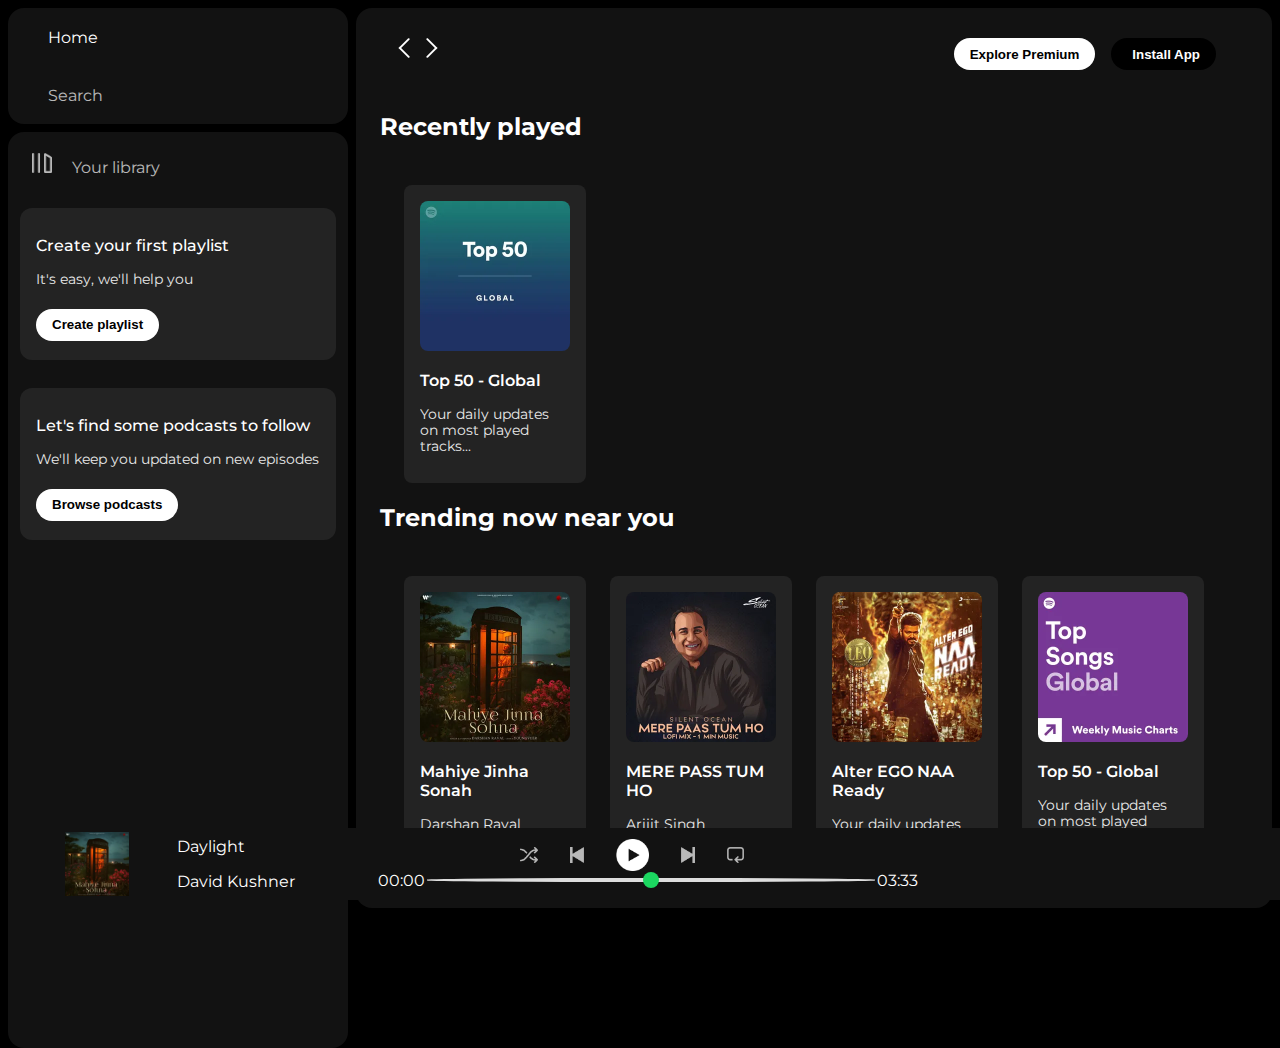
<file: index.html>
<!DOCTYPE html>
<html lang="en">
  <head>
    <meta charset="UTF-8" />
    <meta http-equiv="X-UA-Compatible" content="IE=edge" />
    <meta name="viewport" content="width=device-width, initial-scale=1.0" />
    <link rel="stylesheet" href="style.css" />
    <link
      rel="stylesheet"
      href="https://cdnjs.cloudflare.com/ajax/libs/font-awesome/6.5.1/css/all.min.css"
      integrity="sha512-DTOQO9RWCH3ppGqcWaEA1BIZOC6xxalwEsw9c2QQeAIftl+Vegovlnee1c9QX4TctnWMn13TZye+giMm8e2LwA=="
      crossorigin="anonymous"
      referrerpolicy="no-referrer"
    />
    <link rel="icon" href="logo.webp" />
    <title>Spotify - Web Player: Music for everyone</title>
    <link rel="preconnect" href="https://fonts.googleapis.com" />
    <link rel="preconnect" href="https://fonts.gstatic.com" crossorigin />
    <link
      href="https://fonts.googleapis.com/css2?family=Montserrat:wght@300;400;500;600;700&family=Poppins&display=swap"
      rel="stylesheet"
    />
  </head>
  <body>
    <div class="main">
      <div class="sidebar">
        <div class="nav">
          <div class="nav-option" style="opacity: 1">
            <i class="fa-solid fa-house"></i>
            <a href="#">Home</a>
          </div>
          <div class="nav-option">
            <i class="fa-solid fa-magnifying-glass"></i>
            <a href="#">Search</a>
          </div>
        </div>

        <div class="library">
          <div class="options">
            <div class="lib-options nav-option">
              <img src="library_icon.webp" />
              <a href="#">Your library</a>
            </div>
            <div class="icons">
              <i class="fa-solid fa-plus"></i>
              <i class="fa-solid fa-arrow-right"></i>
            </div>
          </div>
          <div class="lib-box">
            <div class="box">
              <p class="box-p1">Create your first playlist</p>
              <p class="box-p2">It's easy, we'll help you</p>
              <button class="badge">Create playlist</button>
            </div>

            <div class="box">
              <p class="box-p1">Let's find some podcasts to follow</p>
              <p class="box-p2">We'll keep you updated on new episodes</p>
              <button class="badge">Browse podcasts</button>
            </div>
          </div>
        </div>
      </div>
      <div class="main-content">
        <div class="sticky-nav">
          <div class="sticky-nav-icons">
            <img src="backward_icon.webp" />
            <img src="forward_icon.webp " class="hide" />
          </div>
          <div class="sticky-nav-options">
            <button class="badge nav-item hide">Explore Premium</button>
            <button class="badge nav-item dark-badge">
              <i
                class="fa-regular fa-circle-down"
                style="margin-right: 5px"
              ></i>
              Install App
            </button>
            <i class="fa-regular fa-user nav-item"></i>
          </div>
        </div>

        <h2>Recently played</h2>
        <div class="cards-container">
          <div class="card">
            <img src="card1img.webp" class="card-img" />
            <p class="card-title">Top 50 - Global</p>
            <p class="card-info">Your daily updates on most played tracks...</p>
          </div>
        </div>

        <h2>Trending now near you</h2>
        <div class="cards-container">
          <div class="card">
            <img src="card2img.webp" class="card-img" />
            <p class="card-title">Mahiye Jinha Sonah</p>
            <p class="card-info">Darshan Raval</p>
          </div>
          <div class="card">
            <img src="card3img.webp" class="card-img" />
            <p class="card-title">MERE PASS TUM HO</p>
            <p class="card-info">Arijit Singh</p>
          </div>
          <div class="card">
            <img src="card4img.webp" class="card-img" />
            <p class="card-title">Alter EGO NAA Ready</p>
            <p class="card-info">Your daily updates on most played tracks...</p>
          </div>
          <div class="card">
            <img src="card5img.webp" class="card-img" />
            <p class="card-title">Top 50 - Global</p>
            <p class="card-info">Your daily updates on most played tracks...</p>
          </div>
          <div class="card">
            <img src="card6img.webp" class="card-img" />
            <p class="card-title">Tops Song - India</p>
            <p class="card-info">Your daily updates on most played tracks...</p>
          </div>
        </div>

        <h2>Featured Charts</h2>
        <div class="cards-container">
          <div class="card">
            <img src="card5img.webp" class="card-img" />
            <p class="card-title">Top Songs - Global</p>
            <p class="card-info">Your daily updates on most played tracks...</p>
          </div>
          <div class="card">
            <img src="card6img.webp" class="card-img" />
            <p class="card-title">Tops Song - India</p>
            <p class="card-info">Your daily updates on most played tracks...</p>
          </div>
          <div class="card">
            <img src="card1img.webp" class="card-img" />
            <p class="card-title">Top 50 - Global</p>
            <p class="card-info">Your daily updates on most played tracks...</p>
          </div>
        </div>
        <div class="footer">
          <div class="line"></div>
        </div>
      </div>

      <div class="music-player">
        <div class="album">
          <img src="card2img.webp" class="music-album" />
          <div>
            <p class="alb-name">Daylight</p>

            <p class="artist-name">David Kushner</p>
            <i class="fa-regular fa-heart"></i>
          </div>
        </div>

        <div class="player">
          <div class="player-controls">
            <img src="player_icon1.webp" class="player-control-icon" />
            <img src="player_icon2.webp" class="player-control-icon" />
            <img
              src="player_icon3.webp"
              class="player-control-icon"
              style="opacity: 1; height: 2rem"
            />
            <img src="player_icon4.webp" class="player-control-icon" />
            <img src="player_icon5.webp" class="player-control-icon" />
          </div>
          <div class="playback-bar">
            <span class="curret-time">00:00</span>
            <input
              type="range"
              min="0"
              max="100"
              class="progress-bar"
              step="1"
            />
            <span class="total-time">03:33</span>
          </div>
        </div>
        <div class="controls"></div>
      </div>
    </div>
  </body>
</html>
</file>
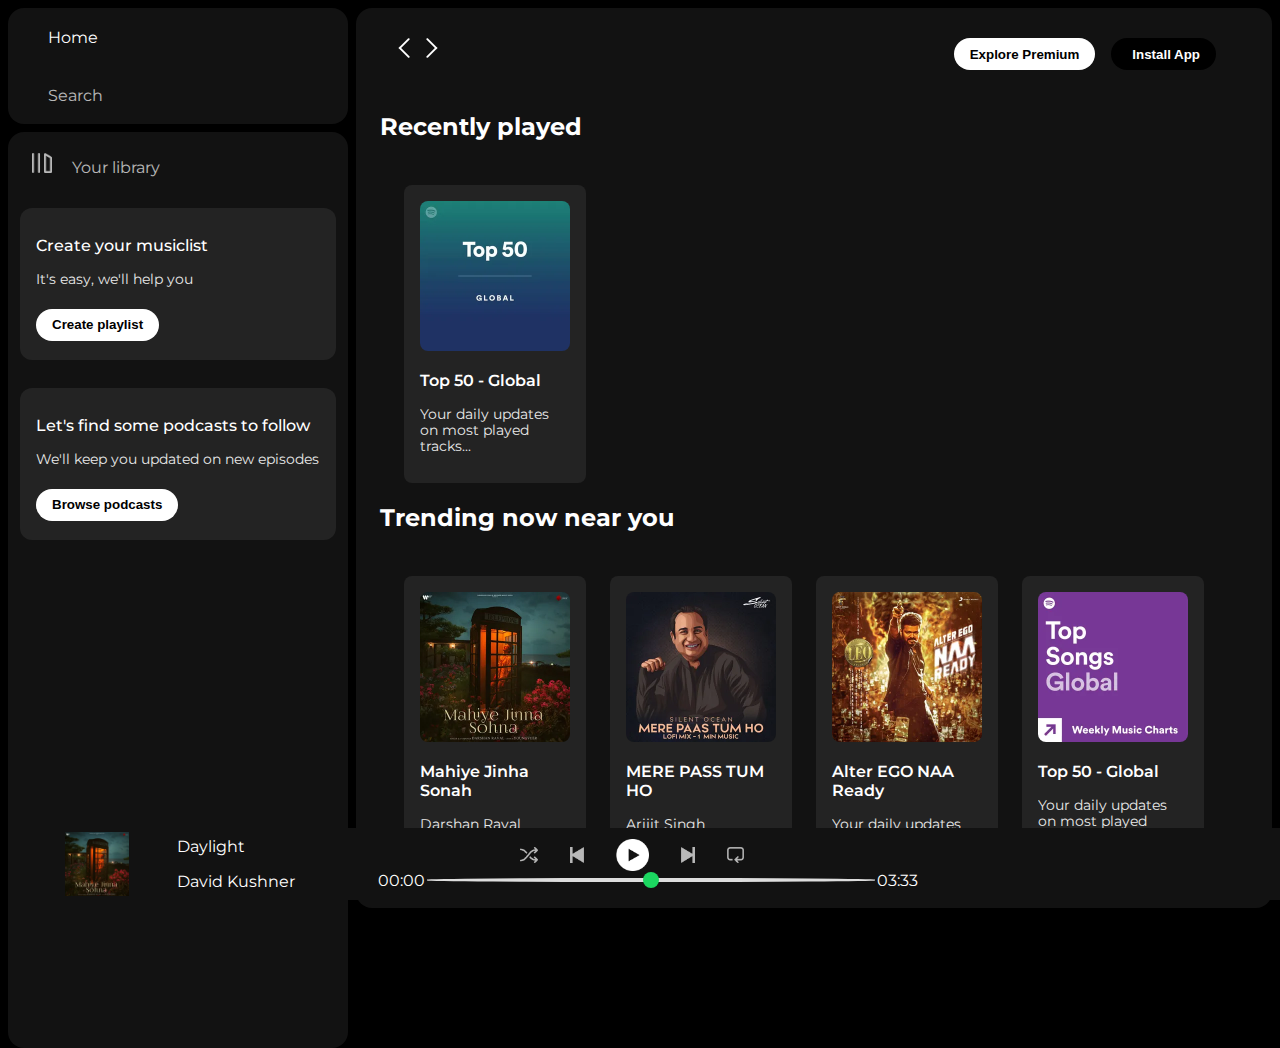
<file: cssprojectone/index.html>
<!DOCTYPE html>
<html lang="en">
  <head>
    <meta charset="UTF-8" />
    <meta http-equiv="X-UA-Compatible" content="IE=edge" />
    <meta name="viewport" content="width=device-width, initial-scale=1.0" />
    <link rel="stylesheet" href="style.css" />
    <link
      rel="stylesheet"
      href="https://cdnjs.cloudflare.com/ajax/libs/font-awesome/6.5.1/css/all.min.css"
      integrity="sha512-DTOQO9RWCH3ppGqcWaEA1BIZOC6xxalwEsw9c2QQeAIftl+Vegovlnee1c9QX4TctnWMn13TZye+giMm8e2LwA=="
      crossorigin="anonymous"
      referrerpolicy="no-referrer"
    />
    <link rel="icon" href="logo.webp" />
    <title>Spotify - Web Player: Music for everyone</title>
    <link rel="preconnect" href="https://fonts.googleapis.com" />
    <link rel="preconnect" href="https://fonts.gstatic.com" crossorigin />
    <link
      href="https://fonts.googleapis.com/css2?family=Montserrat:wght@300;400;500;600;700&family=Poppins&display=swap"
      rel="stylesheet"
    />
  </head>
  <body>
    <div class="main">
      <div class="sidebar">
        <div class="nav">
          <div class="nav-option" style="opacity: 1">
            <i class="fa-solid fa-house"></i>
            <a href="#">Home</a>
          </div>
          <div class="nav-option">
            <i class="fa-solid fa-magnifying-glass"></i>
            <a href="#">Search</a>
          </div>
        </div>
        <div class="library">
          <div class="options">
            <div class="lib-options nav-option">
              <img src="library_icon.webp" />
              <a href="#">Your library</a>
            </div>
            <div class="icons">
              <i class="fa-solid fa-plus"></i>
              <i class="fa-solid fa-arrow-right"></i>
            </div>
          </div>
          <div class="lib-box">
            <div class="box">
              <p class="box-p1">Create your musiclist</p>
              <p class="box-p2">It's easy, we'll help you</p>
              <button class="badge">Create playlist</button>
            </div>

            <div class="box">
              <p class="box-p1">Let's find some podcasts to follow</p>
              <p class="box-p2">We'll keep you updated on new episodes</p>
              <button class="badge">Browse podcasts</button>
            </div>
          </div>
        </div>
      </div>
      <div class="main-content">
        <div class="sticky-nav">
          <div class="sticky-nav-icons">
            <img src="backward_icon.webp" />
            <img src="forward_icon.webp " class="hide" />
          </div>
          <div class="sticky-nav-options">
            <button class="badge nav-item hide">Explore Premium</button>
            <button class="badge nav-item dark-badge">
              <i
                class="fa-regular fa-circle-down"
                style="margin-right: 5px"
              ></i>
              Install App
            </button>
            <i class="fa-regular fa-user nav-item"></i>
          </div>
        </div>

        <h2>Recently played</h2>
        <div class="cards-container">
          <div class="card">
            <img src="card1img.webp" class="card-img" />
            <p class="card-title">Top 50 - Global</p>
            <p class="card-info">Your daily updates on most played tracks...</p>
          </div>
        </div>

        <h2>Trending now near you</h2>
        <div class="cards-container">
          <div class="card">
            <img src="card2img.webp" class="card-img" />
            <p class="card-title">Mahiye Jinha Sonah</p>
            <p class="card-info">Darshan Raval</p>
          </div>
          <div class="card">
            <img src="card3img.webp" class="card-img" />
            <p class="card-title">MERE PASS TUM HO</p>
            <p class="card-info">Arijit Singh</p>
          </div>
          <div class="card">
            <img src="card4img.webp" class="card-img" />
            <p class="card-title">Alter EGO NAA Ready</p>
            <p class="card-info">Your daily updates on most played tracks...</p>
          </div>
          <div class="card">
            <img src="card5img.webp" class="card-img" />
            <p class="card-title">Top 50 - Global</p>
            <p class="card-info">Your daily updates on most played tracks...</p>
          </div>
          <div class="card">
            <img src="card6img.webp" class="card-img" />
            <p class="card-title">Tops Song - India</p>
            <p class="card-info">Your daily updates on most played tracks...</p>
          </div>
        </div>

        <h2>Featured Charts</h2>
        <div class="cards-container">
          <div class="card">
            <img src="card5img.webp" class="card-img" />
            <p class="card-title">Top Songs - Global</p>
            <p class="card-info">Your daily updates on most played tracks...</p>
          </div>
          <div class="card">
            <img src="card6img.webp" class="card-img" />
            <p class="card-title">Tops Song - India</p>
            <p class="card-info">Your daily updates on most played tracks...</p>
          </div>
          <div class="card">
            <img src="card1img.webp" class="card-img" />
            <p class="card-title">Top 50 - Global</p>
            <p class="card-info">Your daily updates on most played tracks...</p>
          </div>
        </div>
        <div class="footer">
          <div class="line"></div>
        </div>
      </div>

      <div class="music-player">
        <div class="album">
          <img src="card2img.webp" class="music-album" />
          <div>
            <p class="alb-name">Daylight</p>

            <p class="artist-name">David Kushner</p>
            <i class="fa-regular fa-heart"></i>
          </div>
        </div>

        <div class="player">
          <div class="player-controls">
            <img src="player_icon1.webp" class="player-control-icon" />
            <img src="player_icon2.webp" class="player-control-icon" />
            <img
              src="player_icon3.webp"
              class="player-control-icon"
              style="opacity: 1; height: 2rem"
            />
            <img src="player_icon4.webp" class="player-control-icon" />
            <img src="player_icon5.webp" class="player-control-icon" />
          </div>
          <div class="playback-bar">
            <span class="curret-time">00:00</span>
            <input
              type="range"
              min="0"
              max="100"
              class="progress-bar"
              step="1"
            />
            <span class="total-time">03:33</span>
          </div>
        </div>
        <div class="controls"></div>
      </div>
    </div>
  </body>
</html>
</file>
<file: style.css>
body{
    font-family: 'Montserrat', sans-serif;
    margin: 0;
    background-color: black;
    color: white;
    overflow: hidden;
}
.main{
    display: flex;
    height: 100vh;
    padding: 0.5rem;
}

.sidebar{
    background-color:#000;
    width: 340px;
    border-radius: 1rem;/*16px*/
    margin-right: 0.5rem;
}

.main-content{
    background-color: #121212;
    flex: 1;
    border-radius: 1rem;
    overflow: auto;
    padding: 0 1.5rem 0 1.5rem;
}


a{
    text-decoration: none;
    color: white;
}

.nav{
    background-color: #121212;
    border-radius: 1rem;
    display: flex;
    flex-direction: column;
    height: 100px;
    justify-content: center;
    padding: 0.5rem 0.75rem;
}

.nav-option{
    line-height: 2.5rem;
    opacity: 0.7;
    padding: 0.5rem 0.75rem;
}

.nav-option:hover{
    opacity: 1;
}

.nav-option i{
    font-size: 1.25rem;
}

.nav-option a{
    font-size: 1rem;
    margin-left: 1rem;
}

.library{
    background-color: #121212;
    border-radius: 1rem;
    height: 100%;
    margin-top: 0.5rem;
    padding: 0.5rem 0.75rem;
}

.options{
    display: flex;
    justify-content: space-between;
    align-items: center;
}

.lib-options img{
    height:1.25rem ;
    width: 1.25rem;
}

.icons{
    font-size: 1.25rem;
    display: flex;
}
.icons i{
    opacity: 0.7;
    margin-right: 1rem;
}

.icons i:hover{
    opacity:1;
   
}

.box{
    background-color: #232323;
    height: 8rem;
    border-radius: 0.75rem;
    padding: 0.75rem 1rem;
    margin: 0.75rem 0 1.75rem 0;
}

.box-p1{
    font-size: 1rem;
    font-weight: 500;
}

.box-p2{
    font-size:0.85rem;
    opacity: 0.9;
}

.badge{
    background-color: white;
    border: none;
    border-radius: 100px;
    padding: 0.25rem 1rem;
    font-weight: 700;
    margin-top: 0.5rem;
    height: 2rem;
    width: fit-content;
}

.dark-badge{
background-color: #000;
color: #fff;
}

.sticky-nav{
    position: sticky;
    top:0;
    background-color: #121212;
    display: flex;
    justify-content: space-between;
    align-items: center;
    padding: 1rem 0  1rem 0;
    z-index: 10;
}

.sticky-nav-icons {
    margin: 0.75rem;
}
 
.sticky-nav-options{
    display: flex;
    justify-content: center;
    align-items: center;
}

.nav-item{
    margin-right: 1rem;
}

@media(max-width:1000px){
    .hide{
        display: none;
    }
}

.card{
    background-color: #232323;
    width: 150px;
    border-radius: 0.5rem;
    padding: 1rem;
    margin-left: 1.5rem;
    margin-top: 1.5rem;
}

.cards-container{
    display: flex;
    flex-wrap: wrap;
    
}

.card-img{
    width: 100%;
    border-radius: 0.5rem;
}

.card-title{
    font-weight: 600;
}

.card-info{
    font-size:0.85rem;
    opacity: 0.9;
}

.footer{
    height: 300px;
    display: flex;
    align-items: center;
    justify-content: center;
}

.line{
    width: 90%;
    height: 30%;
    border-top: 1px solid white;
    opacity: 0.4;
}

.album img{
    height: 4rem;
    width: 4rem;
    margin-top: 1.5rem;
    margin-left: 1.5rem;
    margin-bottom: 1.5rem;
}

.music-player{
    background-color: #121212;
    position: fixed;
    bottom: 0   ;
    width: 100%;
    height: 72px;
    display: flex;
    justify-content: space-between;
    align-items: center;
}


.album{
    width: 25%;
}

.player{
    width: 50%;
}

.player-controls{
    display: flex;
    justify-content: center;
    align-items: center;
}

.controls{
    width: 25%;
}

.player-control-icon{
    height: 1rem;
    margin-right: 2rem;
    opacity: 0.7;
}
.player-control-icon:hover{
    opacity: 1;
}

.playback-bar{
    display: flex;
    justify-content: center;
    align-items: center;
}

.progress-bar{
    width: 70%;
    appearance: none;
    background-color: transparent;
    cursor: pointer;
}

.progress-bar::-webkit-slider-runnable-track{
    background-color: #ddd;
    border-radius: 100%;
    height: 0.2rem;
}

.progress-bar::-webkit-slider-thumb{
    appearance: none;
    height: 1rem;
    width: 1rem ;
    border-radius: 50%;
    background-color: #1bd760;
    margin-top:-6px;
}

.album{
    display: flex;
    justify-content: center;
    align-items: center;
    
}
.music-album{
    margin-right: 3rem;
}
</file>
<file: cssprojectone/style.css>
body{
    font-family: 'Montserrat', sans-serif;
    margin: 0;
    background-color: black;
    color: white;
    overflow: hidden;
}
.main{
    display: flex;
    height: 100vh;
    padding: 0.5rem;
}

.sidebar{
    background-color:#000;
    width: 340px;
    border-radius: 1rem;/*16px*/
    margin-right: 0.5rem;
}

.main-content{
    background-color: #121212;
    flex: 1;
    border-radius: 1rem;
    overflow: auto;
    padding: 0 1.5rem 0 1.5rem;
}


a{
    text-decoration: none;
    color: white;
}

.nav{
    background-color: #121212;
    border-radius: 1rem;
    display: flex;
    flex-direction: column;
    height: 100px;
    justify-content: center;
    padding: 0.5rem 0.75rem;
}

.nav-option{
    line-height: 2.5rem;
    opacity: 0.7;
    padding: 0.5rem 0.75rem;
}

.nav-option:hover{
    opacity: 1;
}

.nav-option i{
    font-size: 1.25rem;
}

.nav-option a{
    font-size: 1rem;
    margin-left: 1rem;
}

.library{
    background-color: #121212;
    border-radius: 1rem;
    height: 100%;
    margin-top: 0.5rem;
    padding: 0.5rem 0.75rem;
}

.options{
    display: flex;
    justify-content: space-between;
    align-items: center;
}

.lib-options img{
    height:1.25rem ;
    width: 1.25rem;
}

.icons{
    font-size: 1.25rem;
    display: flex;
}
.icons i{
    opacity: 0.7;
    margin-right: 1rem;
}

.icons i:hover{
    opacity:1;
   
}

.box{
    background-color: #232323;
    height: 8rem;
    border-radius: 0.75rem;
    padding: 0.75rem 1rem;
    margin: 0.75rem 0 1.75rem 0;
}

.box-p1{
    font-size: 1rem;
    font-weight: 500;
}

.box-p2{
    font-size:0.85rem;
    opacity: 0.9;
}

.badge{
    background-color: white;
    border: none;
    border-radius: 100px;
    padding: 0.25rem 1rem;
    font-weight: 700;
    margin-top: 0.5rem;
    height: 2rem;
    width: fit-content;
}

.dark-badge{
background-color: #000;
color: #fff;
}

.sticky-nav{
    position: sticky;
    top:0;
    background-color: #121212;
    display: flex;
    justify-content: space-between;
    align-items: center;
    padding: 1rem 0  1rem 0;
    z-index: 10;
}

.sticky-nav-icons {
    margin: 0.75rem;
}
 
.sticky-nav-options{
    display: flex;
    justify-content: center;
    align-items: center;
}

.nav-item{
    margin-right: 1rem;
}

@media(max-width:1000px){
    .hide{
        display: none;
    }
}

.card{
    background-color: #232323;
    width: 150px;
    border-radius: 0.5rem;
    padding: 1rem;
    margin-left: 1.5rem;
    margin-top: 1.5rem;
}

.cards-container{
    display: flex;
    flex-wrap: wrap;
    
}

.card-img{
    width: 100%;
    border-radius: 0.5rem;
}

.card-title{
    font-weight: 600;
}

.card-info{
    font-size:0.85rem;
    opacity: 0.9;
}

.footer{
    height: 300px;
    display: flex;
    align-items: center;
    justify-content: center;
}

.line{
    width: 90%;
    height: 30%;
    border-top: 1px solid white;
    opacity: 0.4;
}

.album img{
    height: 4rem;
    width: 4rem;
    margin-top: 1.5rem;
    margin-left: 1.5rem;
    margin-bottom: 1.5rem;
}

.music-player{
    background-color: #121212;
    position: fixed;
    bottom: 0   ;
    width: 100%;
    height: 72px;
    display: flex;
    justify-content: space-between;
    align-items: center;
}


.album{
    width: 25%;
}

.player{
    width: 50%;
}

.player-controls{
    display: flex;
    justify-content: center;
    align-items: center;
}

.controls{
    width: 25%;
}

.player-control-icon{
    height: 1rem;
    margin-right: 2rem;
    opacity: 0.7;
}
.player-control-icon:hover{
    opacity: 1;
}

.playback-bar{
    display: flex;
    justify-content: center;
    align-items: center;
}

.progress-bar{
    width: 70%;
    appearance: none;
    background-color: transparent;
    cursor: pointer;
}

.progress-bar::-webkit-slider-runnable-track{
    background-color: #ddd;
    border-radius: 100%;
    height: 0.2rem;
}

.progress-bar::-webkit-slider-thumb{
    appearance: none;
    height: 1rem;
    width: 1rem ;
    border-radius: 50%;
    background-color: #1bd760;
    margin-top:-6px;
}

.album{
    display: flex;
    justify-content: center;
    align-items: center;
    
}
.music-album{
    margin-right: 3rem;
}
</file>
